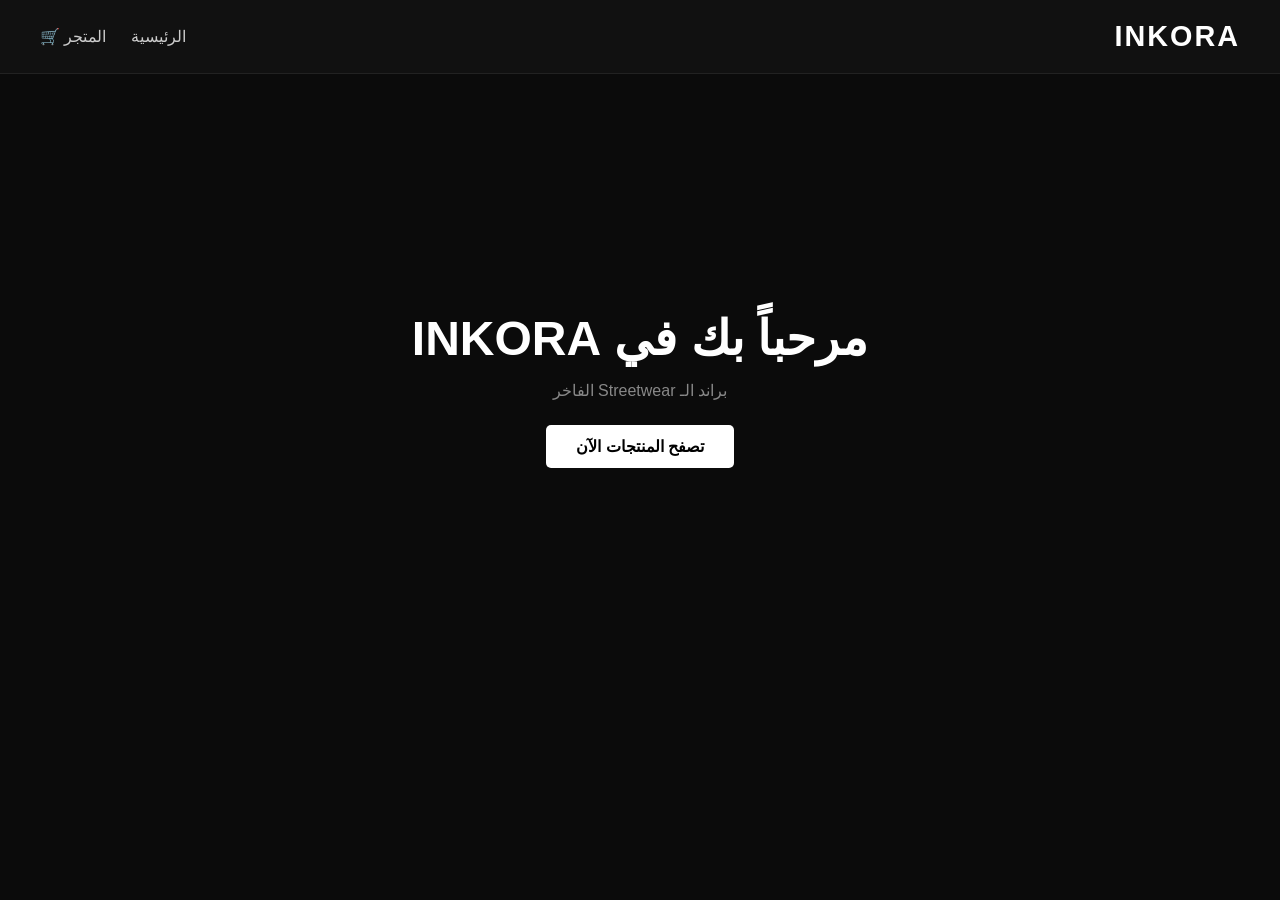
<file: index.html>
<!DOCTYPE html>
<html lang="ar" dir="rtl">
<head>
    <meta charset="UTF-8">
    <meta name="viewport" content="width=device-width, initial-scale=1.0">
    <title>INKORA | الصفحة الرئيسية</title>
    <link rel="stylesheet" href="style.css">
</head>
<body>

    <header class="navbar">
        <div class="logo">INKORA</div>
        <nav>
            <a href="index.html">الرئيسية</a>
            <a href="shop.html" class="btn-shop">المتجر 🛒</a>
        </nav>
    </header>

    <section class="hero">
        <h1>مرحباً بك في INKORA</h1>
        <p>براند الـ Streetwear الفاخر</p>
        <a href="shop.html" class="cta-btn">تصفح المنتجات الآن</a>
    </section>

</body>
</html>
</file>
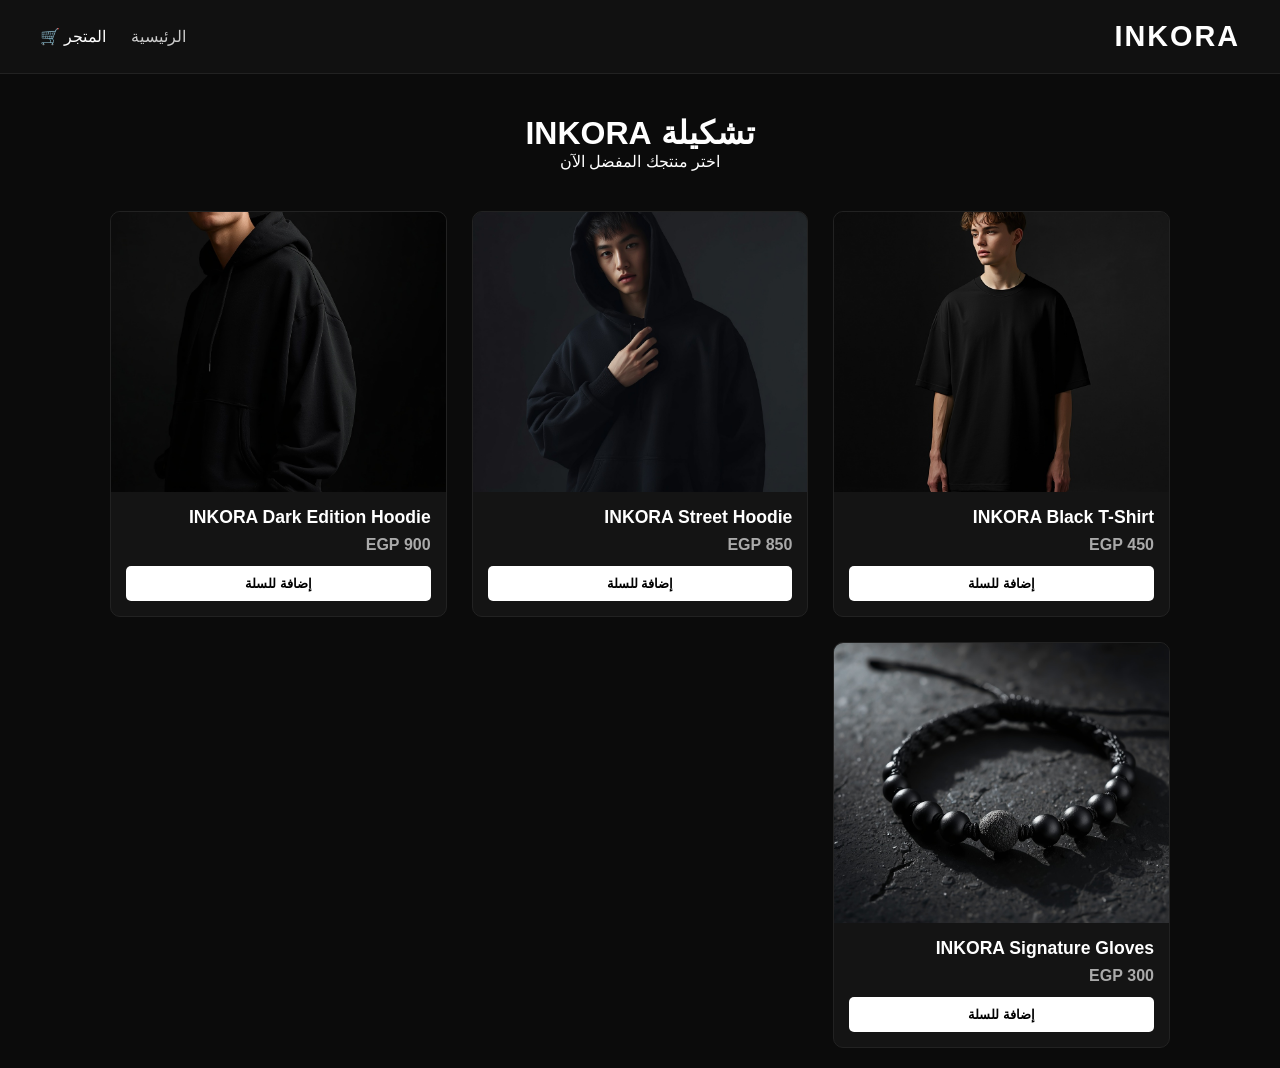
<file: shop.html>
<!DOCTYPE html>
<html lang="ar" dir="rtl">
<head>
    <meta charset="UTF-8">
    <meta name="viewport" content="width=device-width, initial-scale=1.0">
    <title>INKORA | المتجر</title>
    <link rel="stylesheet" href="style.css">
</head>
<body>

    <header class="navbar">
        <div class="logo">INKORA</div>
        <nav>
            <a href="index.html">الرئيسية</a>
            <a href="shop.html" class="active">المتجر 🛒</a>
        </nav>
    </header>

    <div class="shop-header">
        <h1>تشكيلة INKORA</h1>
        <p>اختر منتجك المفضل الآن</p>
    </div>

    <main class="products-container">

        <!-- المنتج الأول -->
        <div class="product-card">
            <div class="product-image">
                <img src="tshirt1.png" alt="T-Shirt 1">
            </div>
            <div class="product-info">
                <h3 class="product-title">INKORA Black T-Shirt</h3>
                <p class="product-price">450 EGP</p>
                <button class="btn-add-cart">إضافة للسلة</button>
            </div>
        </div>

        <!-- المنتج الثاني -->
        <div class="product-card">
            <div class="product-image">
                <img src="hoodie1.png" alt="Hoodie 1">
            </div>
            <div class="product-info">
                <h3 class="product-title">INKORA Street Hoodie</h3>
                <p class="product-price">850 EGP</p>
                <button class="btn-add-cart">إضافة للسلة</button>
            </div>
        </div>

        <!-- المنتج الثالث -->
        <div class="product-card">
            <div class="product-image">
                <img src="hoodie2.png" alt="Hoodie 2">
            </div>
            <div class="product-info">
                <h3 class="product-title">INKORA Dark Edition Hoodie</h3>
                <p class="product-price">900 EGP</p>
                <button class="btn-add-cart">إضافة للسلة</button>
            </div>
        </div>

        <!-- المنتج الرابع -->
        <div class="product-card">
            <div class="product-image">
                <img src="hand1.png" alt="Hand Access">
            </div>
            <div class="product-info">
                <h3 class="product-title">INKORA Signature Gloves</h3>
                <p class="product-price">300 EGP</p>
                <button class="btn-add-cart">إضافة للسلة</button>
            </div>
        </div>

    </main>

</body>
</html>
</file>
<file: style.css>
* {
    margin: 0;
    padding: 0;
    box-sizing: border-box;
    font-family: 'Segoe UI', Tahoma, Geneva, Verdana, sans-serif;
}

body {
    background-color: #0b0b0b;
    color: #ffffff;
}

/* Navbar */
.navbar {
    display: flex;
    justify-content: space-between;
    align-items: center;
    padding: 20px 40px;
    background-color: #111111;
    border-bottom: 1px solid #222;
}

.navbar .logo {
    font-size: 1.8rem;
    font-weight: bold;
    letter-spacing: 2px;
}

.navbar nav a {
    color: #ccc;
    text-decoration: none;
    margin-right: 20px;
    font-weight: 500;
}

.navbar nav a:hover, .navbar nav a.active {
    color: #fff;
}

/* Hero Section */
.hero {
    height: 70vh;
    display: flex;
    flex-direction: column;
    justify-content: center;
    align-items: center;
    text-align: center;
}

.hero h1 {
    font-size: 3rem;
    margin-bottom: 15px;
}

.hero p {
    color: #888;
    margin-bottom: 25px;
}

.cta-btn {
    padding: 12px 30px;
    background-color: #fff;
    color: #000;
    text-decoration: none;
    font-weight: bold;
    border-radius: 5px;
}

/* Shop Section */
.shop-header {
    text-align: center;
    margin: 40px 0 20px;
}

.products-container {
    display: grid;
    grid-template-columns: repeat(auto-fit, minmax(250px, 1fr));
    gap: 25px;
    max-width: 1100px;
    margin: 0 auto;
    padding: 20px;
}

.product-card {
    background-color: #141414;
    border: 1px solid #222;
    border-radius: 10px;
    overflow: hidden;
    transition: transform 0.3s;
}

.product-card:hover {
    transform: translateY(-5px);
    border-color: #444;
}

.product-image {
    width: 100%;
    height: 280px;
    background-color: #1f1f1f;
}

.product-image img {
    width: 100%;
    height: 100%;
    object-fit: cover;
}

.product-info {
    padding: 15px;
    text-align: right;
}

.product-title {
    font-size: 1.1rem;
    margin-bottom: 8px;
}

.product-price {
    color: #aaa;
    font-weight: bold;
    margin-bottom: 12px;
}

.btn-add-cart {
    width: 100%;
    padding: 10px;
    background-color: #fff;
    color: #000;
    border: none;
    border-radius: 5px;
    font-weight: bold;
    cursor: pointer;
}
</file>
